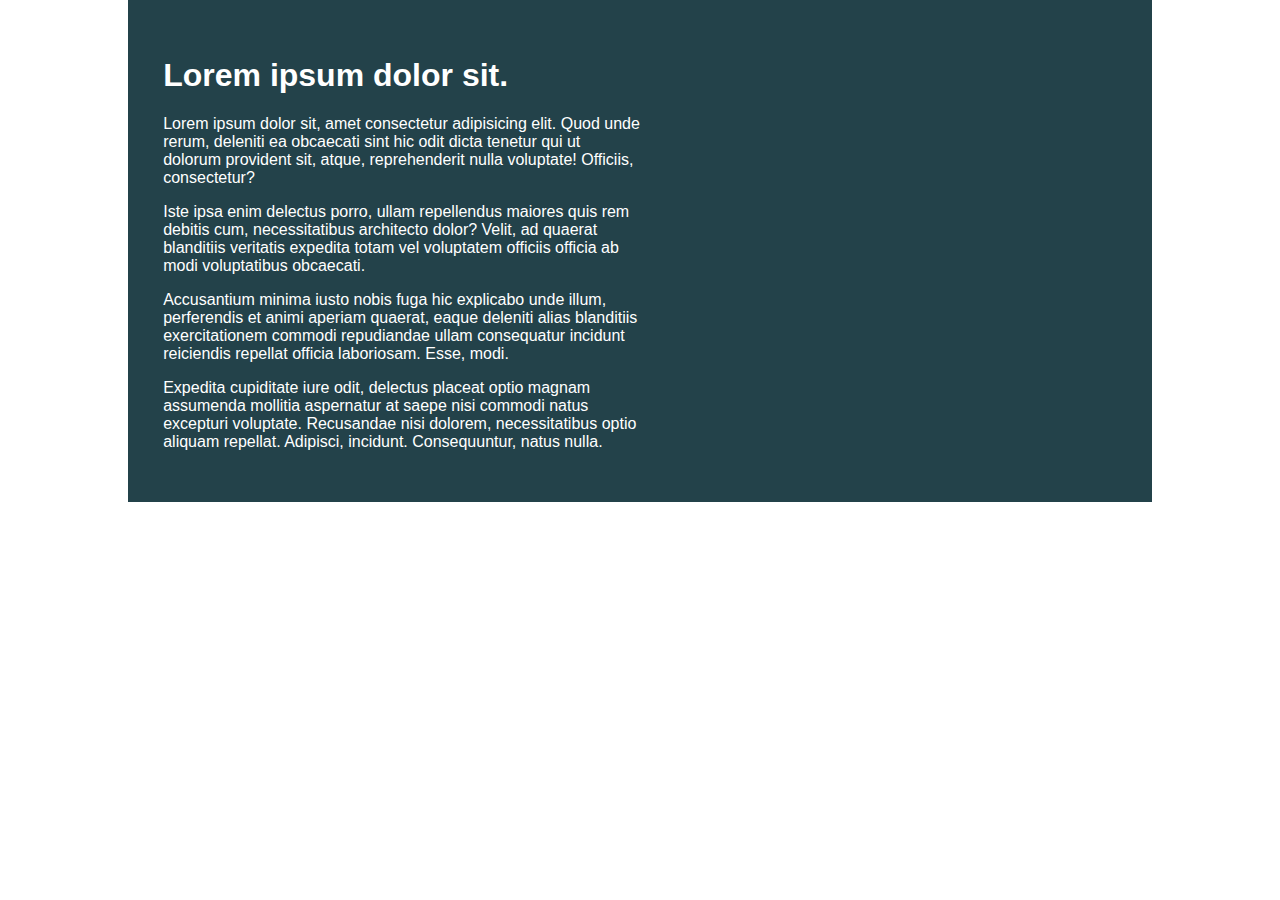
<file: Day01/index.html>
<!DOCTYPE html>
<html lang="en">

<head>
    <meta charset="UTF-8">
    <meta name="viewport" content="width=device-width, initial-scale=1.0">
    <title>Day 01</title>

    <link rel="stylesheet" href="style.css">
</head>

<body>
    <div class="container">
        <div class="intro-content">
            <h1>Lorem ipsum dolor sit.</h1>
            <p>Lorem ipsum dolor sit, amet consectetur adipisicing elit. Quod unde rerum, deleniti ea obcaecati sint hic
                odit dicta tenetur qui ut dolorum provident sit, atque, reprehenderit nulla voluptate! Officiis,
                consectetur?</p>
            <p>Iste ipsa enim delectus porro, ullam repellendus maiores quis rem debitis cum, necessitatibus architecto
                dolor? Velit, ad quaerat blanditiis veritatis expedita totam vel voluptatem officiis officia ab modi
                voluptatibus obcaecati.</p>
            <p>Accusantium minima iusto nobis fuga hic explicabo unde illum, perferendis et animi aperiam quaerat, eaque
                deleniti alias blanditiis exercitationem commodi repudiandae ullam consequatur incidunt reiciendis
                repellat officia laboriosam. Esse, modi.</p>
            <p>Expedita cupiditate iure odit, delectus placeat optio magnam assumenda mollitia aspernatur at saepe nisi
                commodi natus excepturi voluptate. Recusandae nisi dolorem, necessitatibus optio aliquam repellat.
                Adipisci, incidunt. Consequuntur, natus nulla.</p>
        </div>
    </div>
</body>

</html>
</file>
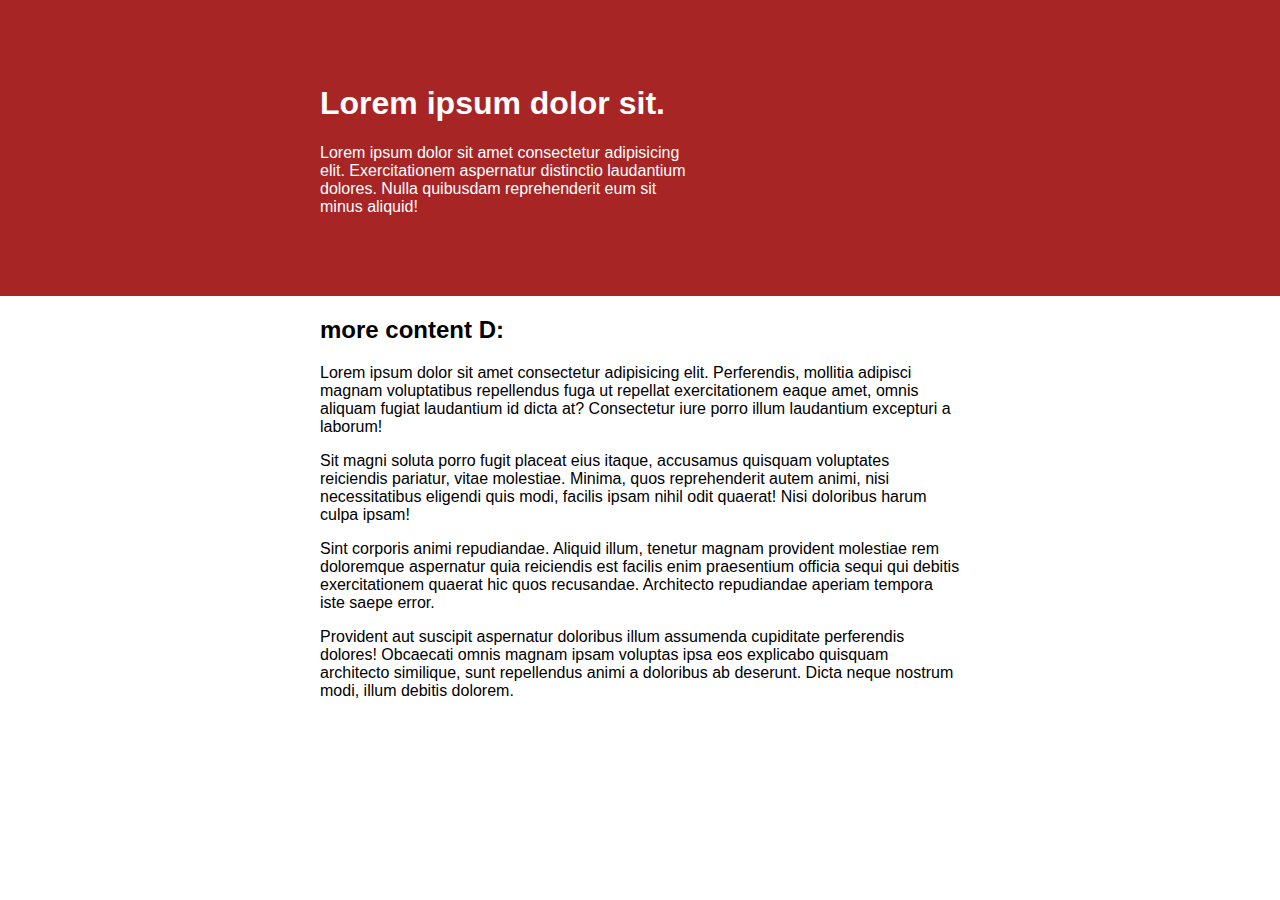
<file: Day03/index.html>
<!DOCTYPE html>
<html lang="en">

<head>
    <meta charset="UTF-8">
    <meta name="viewport" content="width=device-width, initial-scale=1.0">
    <title>Day 03</title>
    <link rel="stylesheet" href="style.css">
</head>

<body>
    <div class="container">
        <div class="intro-content">
            <h1>Lorem ipsum dolor sit.</h1>
            <p>Lorem ipsum dolor sit amet consectetur adipisicing elit. Exercitationem aspernatur distinctio laudantium
                dolores. Nulla quibusdam reprehenderit eum sit minus aliquid!</p>
        </div>
    </div>

    <div class="more-content">
        <h2>more content D:</h2>
        <p>Lorem ipsum dolor sit amet consectetur adipisicing elit. Perferendis, mollitia adipisci magnam voluptatibus
            repellendus fuga ut repellat exercitationem eaque amet, omnis aliquam fugiat laudantium id dicta at?
            Consectetur
            iure porro illum laudantium excepturi a laborum!</p>
        <p>Sit magni soluta porro fugit placeat eius itaque, accusamus quisquam voluptates reiciendis pariatur, vitae
            molestiae. Minima, quos reprehenderit autem animi, nisi necessitatibus eligendi quis modi, facilis ipsam
            nihil
            odit quaerat! Nisi doloribus harum culpa ipsam!</p>
        <p>Sint corporis animi repudiandae. Aliquid illum, tenetur magnam provident molestiae rem doloremque aspernatur
            quia
            reiciendis est facilis enim praesentium officia sequi qui debitis exercitationem quaerat hic quos
            recusandae.
            Architecto repudiandae aperiam tempora iste saepe error.</p>
        <p>Provident aut suscipit aspernatur doloribus illum assumenda cupiditate perferendis dolores! Obcaecati omnis
            magnam ipsam voluptas ipsa eos explicabo quisquam architecto similique, sunt repellendus animi a doloribus
            ab
            deserunt. Dicta neque nostrum modi, illum debitis dolorem.</p>
    </div>
</body>

</html>
</file>
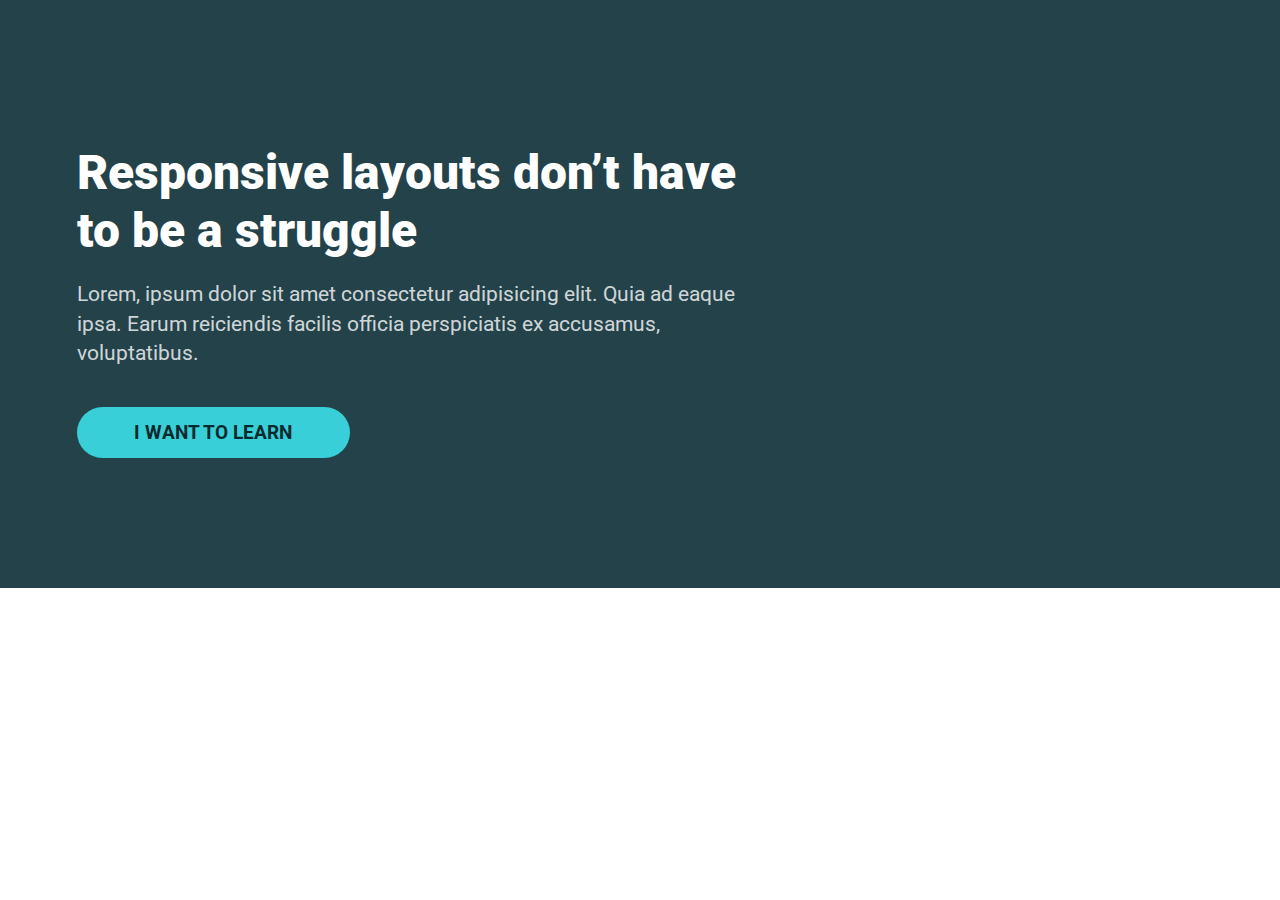
<file: Day05/index.html>
<!DOCTYPE html>
<html lang="en">

<head>
   <meta charset="UTF-8">
   <meta http-equiv="X-UA-Compatible" content="IE=edge">
   <meta name="viewport" content="width=device-width, initial-scale=1.0">

   <!-- Google fonts -->
   <link rel="preconnect" href="https://fonts.googleapis.com">
   <link rel="preconnect" href="https://fonts.gstatic.com" crossorigin>
   <link href="https://fonts.googleapis.com/css2?family=Roboto:wght@400;700;900&display=swap" rel="stylesheet">

   <!-- css -->
   <link rel="stylesheet" href="style.css">
   <title>Day 05</title>
</head>

<body>
   <div class="container">
      <div class="intro-content">
         <h1>Responsive layouts don’t have to be a struggle</h1>
         <p>
            Lorem, ipsum dolor sit amet consectetur adipisicing elit. Quia ad eaque ipsa. Earum reiciendis facilis
            officia perspiciatis ex accusamus, voluptatibus.
         </p>

         <a href="#">I WANT TO LEARN</a>
      </div>
   </div>
</body>

</html>
</file>
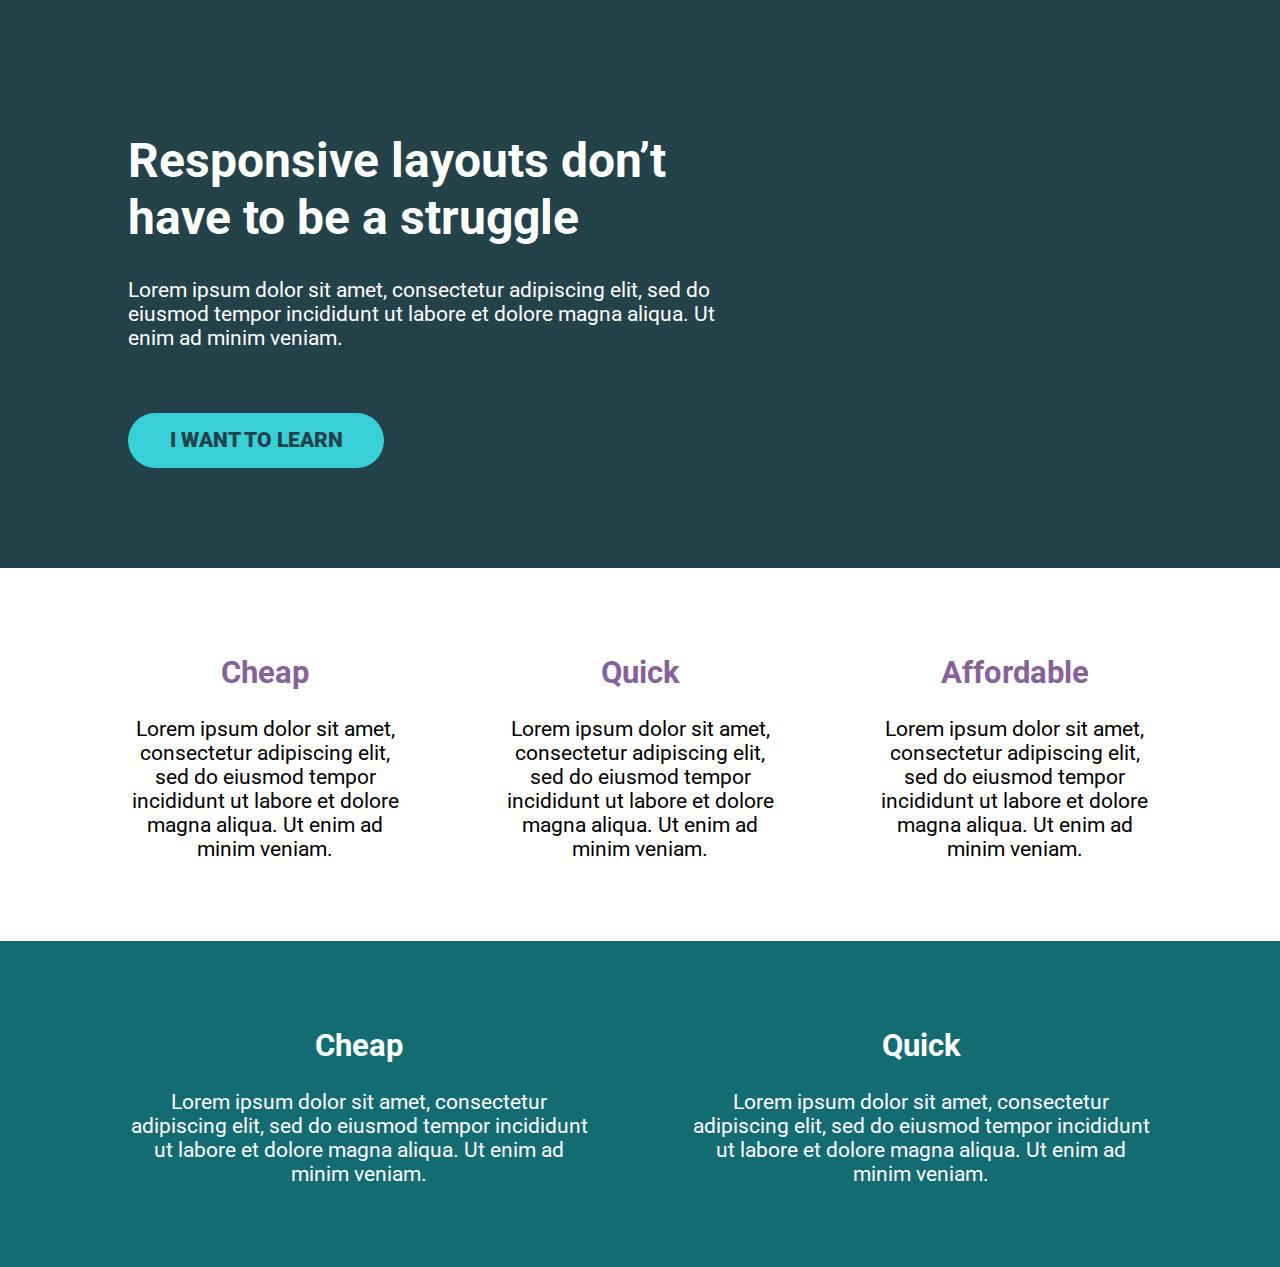
<file: Day08/index.html>
<!DOCTYPE html>
<html lang="en">

<head>
    <meta charset="UTF-8">
    <meta name="viewport" content="width=device-width, initial-scale=1.0">
    <title>Day 08</title>
    <link rel="preconnect" href="https://fonts.googleapis.com">
    <link rel="preconnect" href="https://fonts.gstatic.com" crossorigin>
    <link href="https://fonts.googleapis.com/css2?family=Roboto:wght@400;700;900&display=swap" rel="stylesheet">

    <link rel="stylesheet" href="style.css">
</head>

<body>

    <div class="hero">
        <div class="container">
            <div class="hero__text">
                <h1>Responsive layouts don’t have to be a struggle</h1>
                <p>Lorem ipsum dolor sit amet, consectetur adipiscing elit, sed do eiusmod tempor incididunt ut labore
                    et dolore magna aliqua. Ut enim ad minim veniam.</p>
                <a href="#" class="btn">I want to learn</a>
            </div>
        </div>
    </div>

    <div class="body-content">
        <div class="container row">
            <div class="col">
                <h2>Cheap</h2>
                <p>Lorem ipsum dolor sit amet, consectetur adipiscing elit, sed do eiusmod tempor incididunt ut
                    labore
                    et dolore magna aliqua. Ut enim ad minim veniam.</p>
            </div>
            <div class="col">
                <h2>Quick</h2>
                <p>Lorem ipsum dolor sit amet, consectetur adipiscing elit, sed do eiusmod tempor incididunt ut
                    labore
                    et dolore magna aliqua. Ut enim ad minim veniam.</p>
            </div>
            <div class="col">
                <h2>Affordable</h2>
                <p>Lorem ipsum dolor sit amet, consectetur adipiscing elit, sed do eiusmod tempor incididunt ut
                    labore
                    et dolore magna aliqua. Ut enim ad minim veniam.</p>
            </div>
        </div>
    </div>

    <div class="body-content">
        <div class="container row">
            <div class="col">
                <h2>Cheap</h2>
                <p>Lorem ipsum dolor sit amet, consectetur adipiscing elit, sed do eiusmod tempor incididunt ut
                    labore
                    et
                    dolore
                    magna aliqua. Ut enim ad minim veniam.</p>
            </div>
            <div class="col">
                <h2>Quick</h2>
                <p>Lorem ipsum dolor sit amet, consectetur adipiscing elit, sed do eiusmod tempor incididunt ut
                    labore
                    et
                    dolore
                    magna aliqua. Ut enim ad minim veniam.</p>
            </div>
        </div>
    </div>
</body>

</html>
</file>
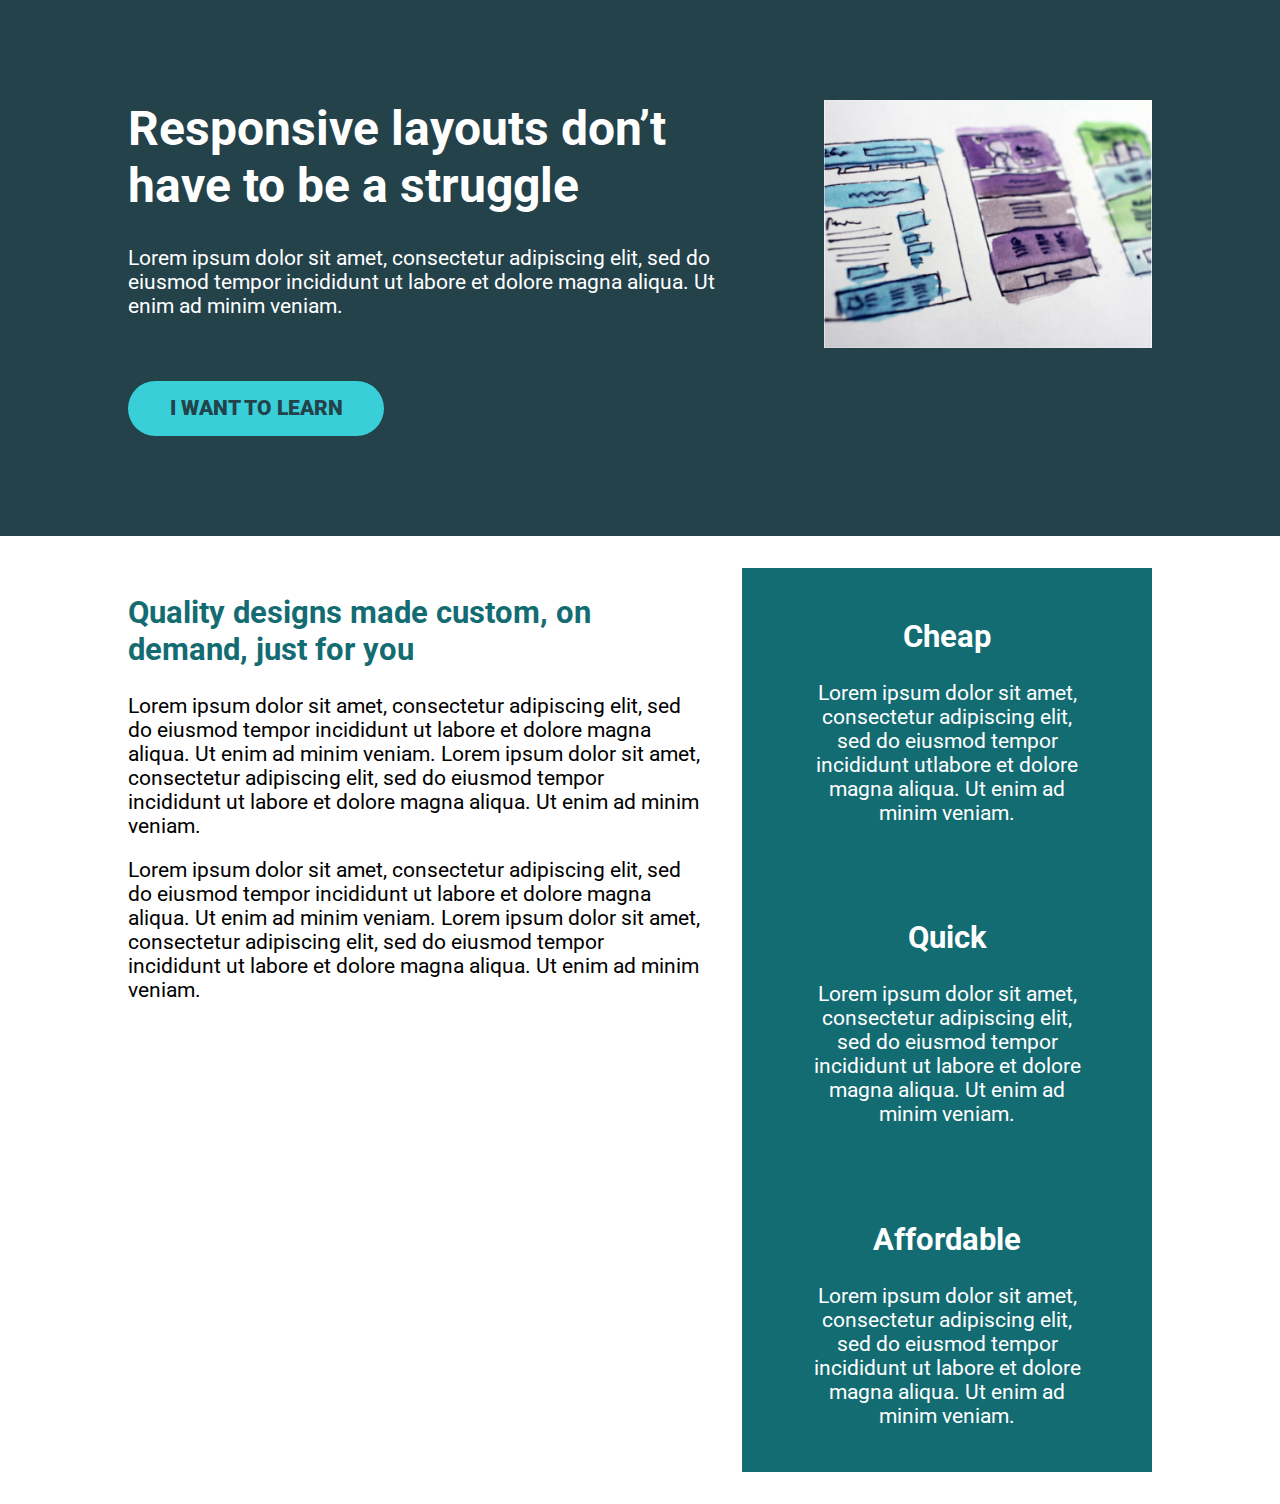
<file: Day09/index.html>
<!DOCTYPE html>
<html lang="en">

<head>
    <meta charset="UTF-8">
    <meta name="viewport" content="width=device-width, initial-scale=1.0">
    <title>Day 09</title>

    <!-- Google fonts -->
    <link rel="preconnect" href="https://fonts.googleapis.com">
    <link rel="preconnect" href="https://fonts.gstatic.com" crossorigin>
    <link href="https://fonts.googleapis.com/css2?family=Roboto:wght@400;700;900&display=swap" rel="stylesheet">

    <!-- css link -->
    <link rel="stylesheet" href="style.css">
</head>

<body>
    <div class="hero">
        <div class="container row">
            <div class="hero__text">
                <h1>Responsive layouts don’t have to be a struggle</h1>
                <p>Lorem ipsum dolor sit amet, consectetur adipiscing elit, sed do eiusmod tempor incididunt ut labore
                    et dolore magna aliqua. Ut enim ad minim veniam.</p>
                <a href="#" class="btn">I want to learn</a>
            </div>
            <img class="hero__img" src="./img/hero-img.jpg" alt="">
        </div>
    </div>

    <div class="container row">
        <section class="main-text">
            <h2>Quality designs made custom, on demand, just for you</h2>

            <p>
                Lorem ipsum dolor sit amet, consectetur adipiscing elit, sed do eiusmod
                tempor incididunt ut labore et dolore magna aliqua. Ut enim ad minim
                veniam. Lorem ipsum dolor sit amet, consectetur adipiscing elit, sed do
                eiusmod tempor incididunt ut labore et dolore magna aliqua. Ut enim ad
                minim veniam.
            </p>

            <p>
                Lorem ipsum dolor sit amet, consectetur adipiscing elit, sed do eiusmod
                tempor incididunt ut labore et dolore magna aliqua. Ut enim ad minim
                veniam. Lorem ipsum dolor sit amet, consectetur adipiscing elit, sed do
                eiusmod tempor incididunt ut labore et dolore magna aliqua. Ut enim ad
                minim veniam.
            </p>
        </section>

        <aside class="aside-text">
            <div>
                <h2>Cheap</h2>
                <p>Lorem ipsum dolor sit amet, consectetur adipiscing elit, sed do eiusmod tempor incididunt utlabore et
                    dolore magna aliqua. Ut enim ad minim veniam.</p>
            </div>
            <div>
                <h2>Quick</h2>
                <p>Lorem ipsum dolor sit amet, consectetur adipiscing elit, sed do eiusmod tempor incididunt ut
                    labore et dolore magna aliqua. Ut enim ad minim veniam.</p>
            </div>
            <div>
                <h2>Affordable</h2>
                <p>Lorem ipsum dolor sit amet, consectetur adipiscing elit, sed do eiusmod tempor incididunt ut
                    labore et dolore magna aliqua. Ut enim ad minim veniam.</p>
            </div>
        </aside>
    </div>

</body>

</html>
</file>
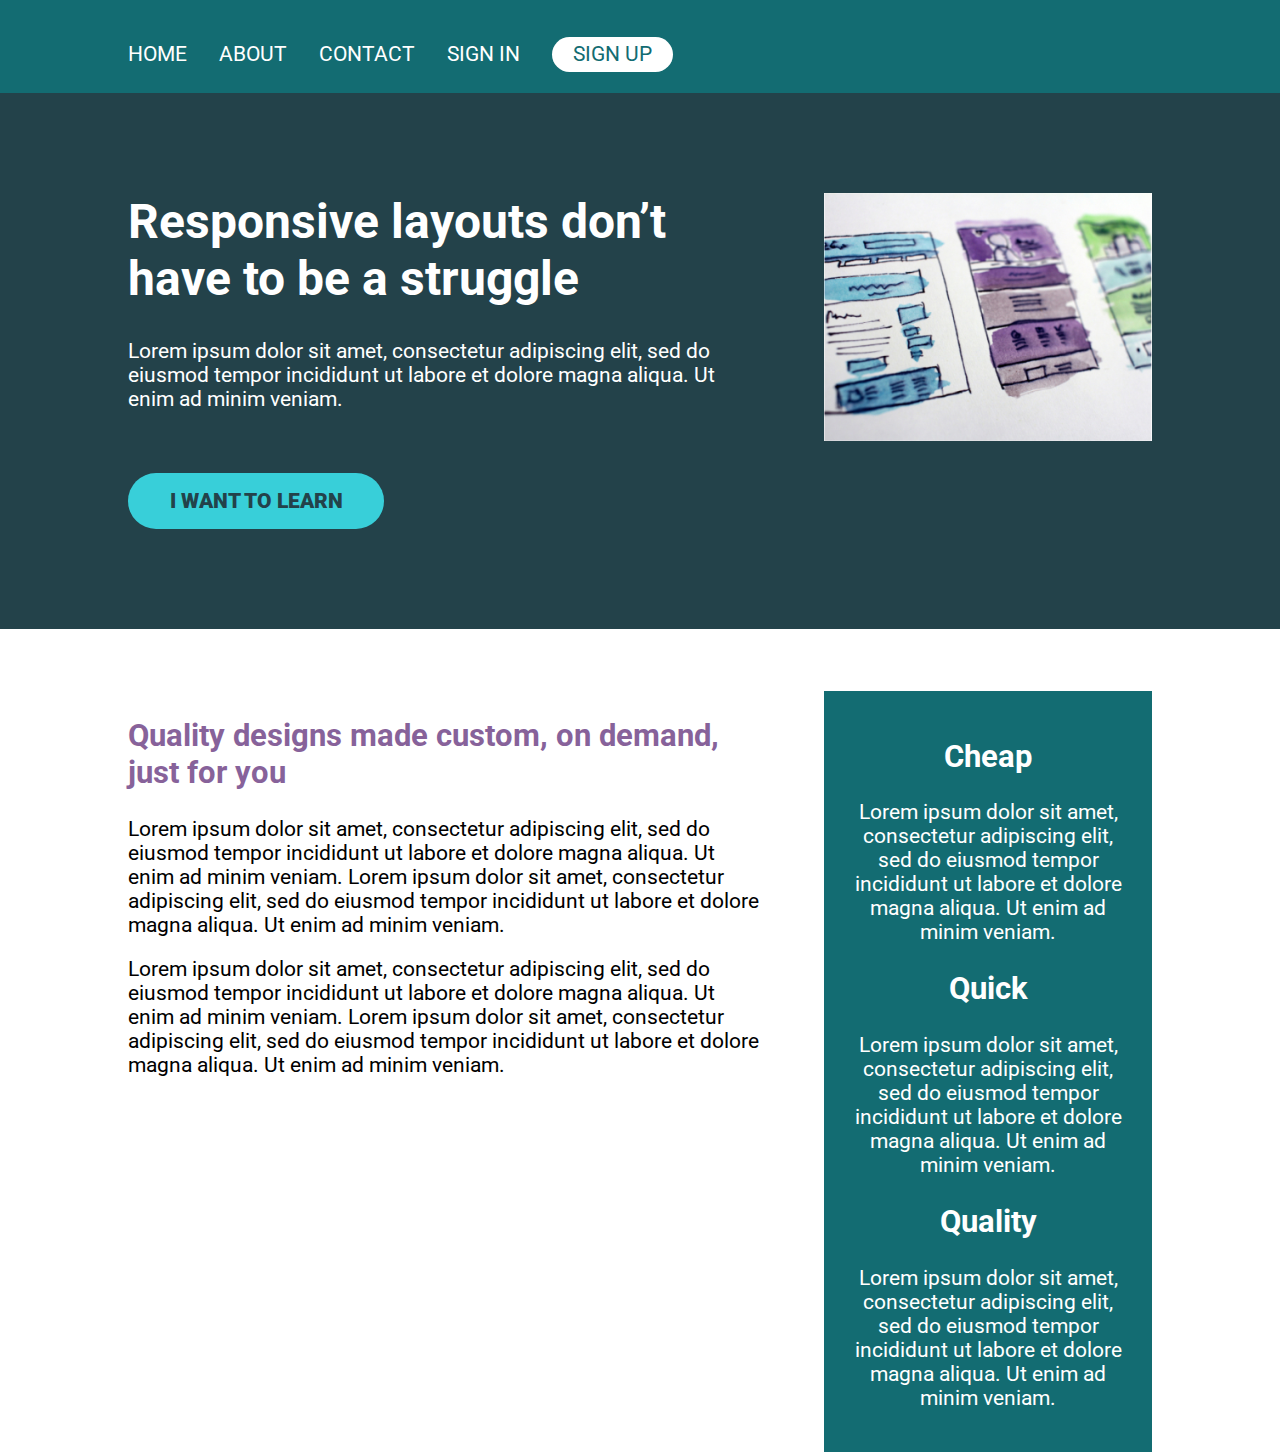
<file: Day11/index.html>
<!DOCTYPE html>
<html lang="en">

<head>
    <meta charset="UTF-8">
    <meta name="viewport" content="width=device-width, initial-scale=1.0">
    <title>Conquering Responsive Layouts</title>
    <link href="https://fonts.googleapis.com/css2?family=Roboto:wght@400;900&display=swap" rel="stylesheet">
    <link rel="stylesheet" href="style.css">
</head>

<body>
    <header>
        <nav class="nav container">
            <ul class="nav__list row">
                <li class="nav__item"><a href="#" class="nav__link">Home</a></li>
                <li class="nav__item"><a href="#" class="nav__link">About</a></li>
                <li class="nav__item"><a href="#" class="nav__link">Contact</a></li>
                <li class="nav__item"><a href="#" class="nav__link">Sign In</a></li>
                <li class="nav__item"><a href="#" class="nav__link nav__link--button">Sign up</a></li>
            </ul>
        </nav>
    </header>

    <section class="hero">
        <div class="container row">
            <div class="hero__text">
                <h1>Responsive layouts don’t have to be a struggle</h1>
                <p>Lorem ipsum dolor sit amet, consectetur adipiscing elit, sed do eiusmod tempor incididunt ut labore
                    et dolore magna aliqua. Ut enim ad minim veniam.</p>
                <a href="#" class="btn">I want to learn</a>
            </div>
            <img src="img/hero-img.jpg" alt="UX design sketches" class="hero__img">
        </div>
    </section>

    <main class="main container row">
        <section class="primary-content">
            <h2 class="section-title">Quality designs made custom, on demand, just for you</h2>
            <p>Lorem ipsum dolor sit amet, consectetur adipiscing elit, sed do eiusmod tempor incididunt ut labore et
                dolore magna aliqua. Ut enim ad minim veniam. Lorem ipsum dolor sit amet, consectetur adipiscing elit,
                sed do eiusmod tempor incididunt ut labore et dolore magna aliqua. Ut enim ad minim veniam.</p>
            <p>Lorem ipsum dolor sit amet, consectetur adipiscing elit, sed do eiusmod tempor incididunt ut labore et
                dolore magna aliqua. Ut enim ad minim veniam. Lorem ipsum dolor sit amet, consectetur adipiscing elit,
                sed do eiusmod tempor incididunt ut labore et dolore magna aliqua. Ut enim ad minim veniam.</p>
        </section>
        <aside class="sidebar">
            <h2 class="sidebar-title">Cheap</h2>
            <p>Lorem ipsum dolor sit amet, consectetur adipiscing elit, sed do eiusmod tempor incididunt ut labore et
                dolore magna aliqua. Ut enim ad minim veniam.</p>

            <h2 class="sidebar-title">Quick</h2>
            <p>Lorem ipsum dolor sit amet, consectetur adipiscing elit, sed do eiusmod tempor incididunt ut labore et
                dolore magna aliqua. Ut enim ad minim veniam.</p>

            <h2 class="sidebar-title">Quality</h2>
            <p>Lorem ipsum dolor sit amet, consectetur adipiscing elit, sed do eiusmod tempor incididunt ut labore et
                dolore magna aliqua. Ut enim ad minim veniam.</p>
        </aside>
    </main>



</body>

</html>
</file>
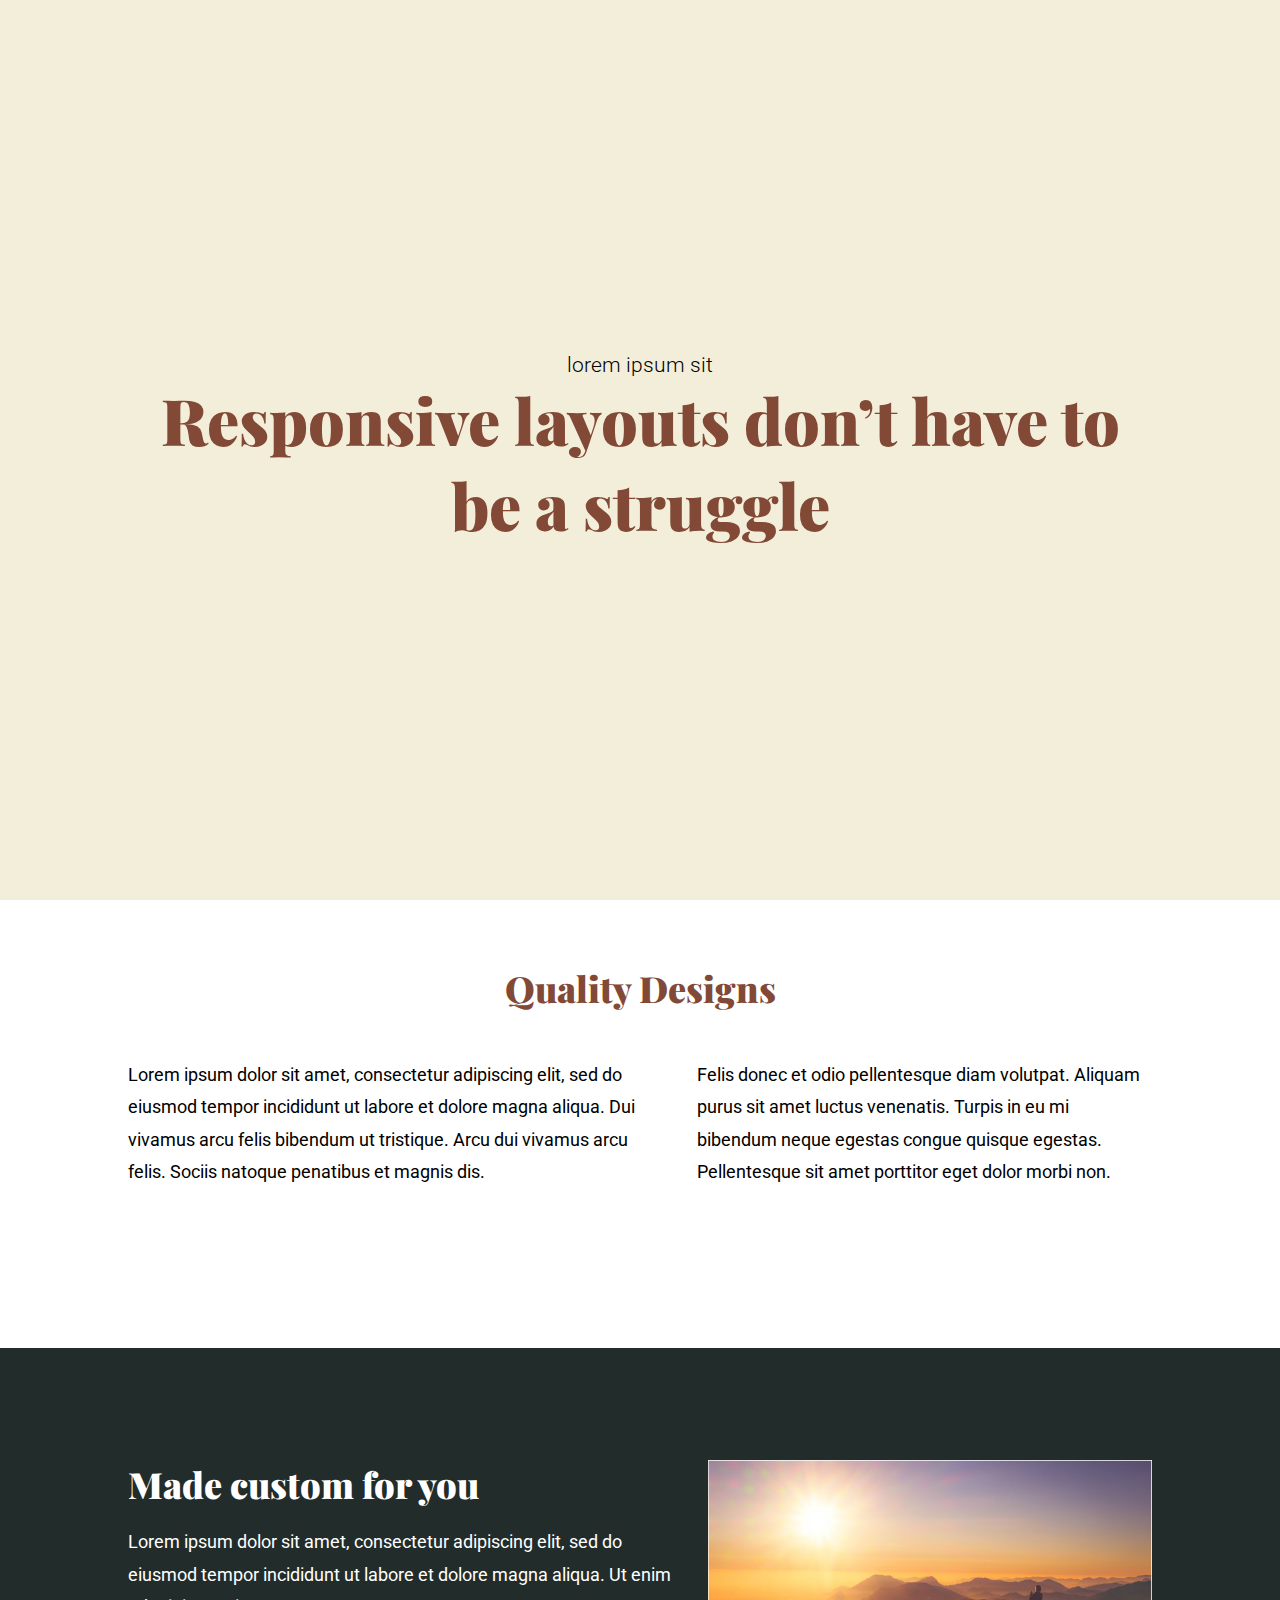
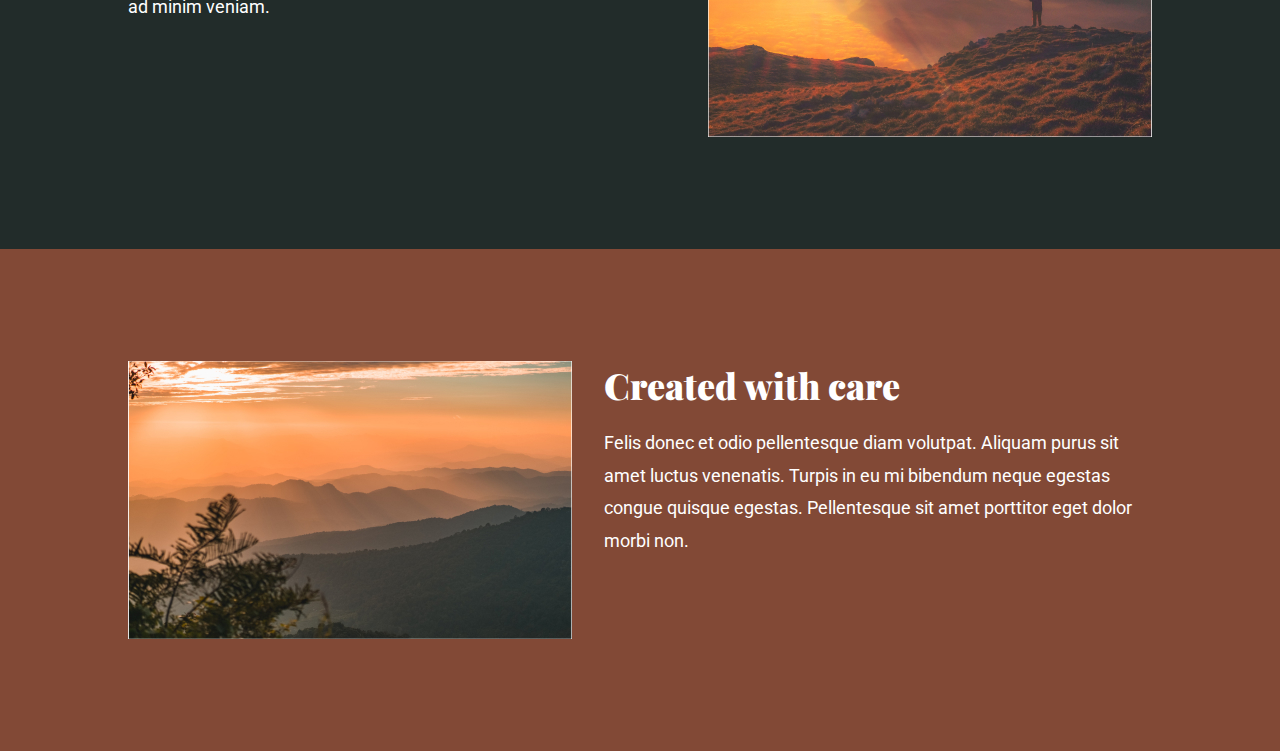
<file: Day12/inde.html>
<!DOCTYPE html>
<html lang="en">

<head>
   <meta charset="UTF-8">
   <meta http-equiv="X-UA-Compatible" content="IE=edge">
   <meta name="viewport" content="width=device-width, initial-scale=1.0">

   <!-- Google fonts -->
   <link rel="preconnect" href="https://fonts.googleapis.com">
   <link rel="preconnect" href="https://fonts.gstatic.com" crossorigin>
   <link
      href="https://fonts.googleapis.com/css2?family=Playfair+Display:wght@900&family=Roboto:wght@300;400&display=swap"
      rel="stylesheet">

   <!-- CSS -->
   <link rel="stylesheet" href="style.css">
   <title>Day 12</title>
</head>

<body>
   <div class="hero">
      <div class="container">
         <div class="hero__text">
            <h3>lorem ipsum sit</h3>
            <h1 class="hero__title--primary">Responsive layouts don’t have to be a struggle</h1>
         </div>
      </div>
   </div>


   <section class="quality">
      <div class="container">
         <div class="quality__text">
            <h2>Quality Designs</h2>

            <div class="quality__paragraphs row">
               <p>Lorem ipsum dolor sit amet, consectetur adipiscing elit,
                  sed do eiusmod tempor incididunt ut labore et dolore
                  magna aliqua. Dui vivamus arcu felis bibendum ut
                  tristique. Arcu dui vivamus arcu felis. Sociis natoque
                  penatibus et magnis dis. </p>

               <p>
                  Felis donec et odio pellentesque diam volutpat. Aliquam
                  purus sit amet luctus venenatis. Turpis in eu mi
                  bibendum neque egestas congue quisque egestas.
                  Pellentesque sit amet porttitor eget dolor morbi non.
               </p>
            </div>
         </div>
      </div>
   </section>

   <div class="photos">
      <div class="container ">
         <section class="images row">
            <div class="images__text">
               <h2>Made custom for you</h2>
               <p>
                  Lorem ipsum dolor sit amet, consectetur adipiscing elit,
                  sed do eiusmod tempor incididunt ut labore et dolore
                  magna aliqua. Ut enim ad minim veniam.
               </p>
            </div>
            <img src="./image/image-01.jpg" alt="sun and mountain">
         </section>
      </div>
   </div>

   <div class="photos">
      <div class="container">
         <section class="images row image--reverse">
            <div class="images__text">
               <h2>Created with care</h2>
               <p>
                  Felis donec et odio pellentesque diam volutpat. Aliquam
                  purus sit amet luctus venenatis. Turpis in eu mi
                  bibendum neque egestas congue quisque egestas.
                  Pellentesque sit amet porttitor eget dolor morbi non.
               </p>
            </div>
            <img src="./image/image-02.jpg" alt="sun and mountain">
         </section>
      </div>
   </div>
</body>

</html>
</file>
<file: Day01/style.css>
* {
  box-sizing: border-box;
}

body {
  margin: 0;
  font-family: sans-serif;
}

.container {
  background: #23424a;
  color: white;
  width: 80%;
  margin: 0 auto;
  padding: 2.2em;
}

.intro-content {
  width: 50%;
}
</file>
<file: Day03/style.css>
* {
  box-sizing: border-box;
}

body {
  margin: 0;
  font-family: sans-serif;
}

.container {
  width: 100%;
  background: #a82525;
  color: white;
  padding: 4em 0;
}

.intro-content, .more-content {
  width: 50%;
  max-width: 700px;
  margin: 0 auto;
}

.intro-content p{
  max-width: 370px;
}
</file>
<file: Day05/style.css>
* {
   box-sizing: border-box;
   margin: 0;
   padding: 0;
}

:root {
   --background:#23424A;
   --btn-text: #072A2D;
   --btn:#38CFD9;
   --white: #ffffff;
   --white-light: rgba(255, 255, 255, 0.800);
}

body{
   font-family: 'Roboto', sans-serif;
}

.container{
   background: var(--background);
   padding: 16vh 6vw;
}

.intro-content{
   width: 60%;
   max-width: 700px;
}

.intro-content h1{
   color: var(--white);
   font-size: 3rem;
   font-weight: 900;
   line-height: 1.2;
}

.intro-content p{
   color: rgba(255, 255, 255, 0.800);
   font-size: 1.313rem;
   font-weight: 400;
   margin: 1em 0 2.5em 0; /*relative to the font size of the .intro-content 'p' element  */
   line-height: 1.4;
}

.intro-content a{
   text-decoration: none;
   background-color: var(--btn);
   color: var(--btn-text);
   font-size: 1.2rem;
   font-weight: bold;

   /*relative to the font-size of the 'a' element  */
   border-radius: 5em;
   padding: .75em 3em;
   
}

@media screen and (max-width: 520px) {
   html{
      font-size: 12px;
   }
   .intro-content{
      width: 80%;
   }
 }

 @media screen and (min-width: 1700px) {
   html{
      font-size: 18px;
   }
 }
</file>
<file: Day08/style.css>
/* 
////// For this challenge ///////

- You will have to modify the HTML

- You can add new classes in the HTML
  if you need to

// Requirements
1. The headings in the first row must be
   a different color
2. The two .col at the bottom must go next
   to one another
3. The section at the bottom should have
   a dark background color and a different
   color of text
4. I've removed the "gap" that I created,
   so you'll have to add it back in

   */

*, *::before, *::after {
    box-sizing: border-box;
}

body {
    margin: 0;
    font-family: 'Roboto', sans-serif;
    font-size: 1.3rem;
}

h1 {
    font-size: 3rem;
}

.container {
    width: 80%;
    max-width: 1100px;
    margin: 0 auto;
}

.row {
    /* display: flex => flex container */
    display: flex;
    gap: 100px;
}

.col {
    /* these are now flex items */
    text-align: center;
    width: 100%;
}

.body-content {
    padding: 60px 0;
}

.body-content h2{
    color: #87629A;
}

/* could use some diferent class or id, this is just a trainning part for me to understand the + selector */
.body-content + .body-content{
    background-color: #136C72;
    color: #FFF;
}

.body-content + .body-content h2{
    color: #FFF;
}

.hero {
    padding: 100px 0;
    background-color: #23424A;
    color: #FFF;
}

.hero__text {
    width: 60%;
}

.hero p {
    margin-bottom: 3em;
}

.btn {
    display: inline-block;
    text-decoration: none;
    text-transform: uppercase; 
    color: #23424A;
    font-weight: 900;
    background-color: #38CFD9;
    padding: .75em 2em;
    border-radius: 100px;
}

.btn:hover,
.btn:focus {
    opacity: .75; 
}
</file>
<file: Day09/style.css>
*, *::before, *::after {
    box-sizing: border-box;
}

body {
    margin: 0;
    font-family: 'Roboto', sans-serif;
    font-size: 1.3rem;
}

img {
    max-width: 100%;
}

h1 {
    font-size: 3rem;
    margin-top: 0;
}

.container {
    width: 80%;
    max-width: 1100px;
    margin: 0 auto;
}

.row {
    display: flex;
    justify-content: space-between;
}

.hero {
    padding: 100px 0;
    background-color: #23424A;
    color: #FFF;
}

.hero__text { 
    width: 62%;
}

.hero__img {
    width: 32%;
    align-self: flex-start;
}

.hero p {
    margin-bottom: 3em;
}

.btn {
    display: inline-block;
    text-decoration: none;
    text-transform: uppercase; 
    color: #23424A;
    font-weight: 900;
    background-color: #38CFD9;
    padding: .75em 2em;
    border-radius: 100px;
}

.btn:hover,
.btn:focus {
    opacity: .75; 
}

.main-text, .aside-text{
    margin: 2rem 0;
}

.main-text {
    width: 56%;
}

.main-text h2{
    color: #136C72;
}

.main-text p{
    color: #000;
}

.aside-text{
    width: 40%;
    text-align: center;
    background-color: #136C72;
    color: #fff;
}

.aside-text div{
    padding: 1.5rem 4rem;
}
</file>
<file: Day11/style.css>
*, *::before, *::after {
    box-sizing: border-box;
}

body {
    margin: 0;
    font-family: 'Roboto', sans-serif;
    font-size: 1.3rem;
}

img {
    max-width: 100%;
}

h1 {
    font-size: 3rem;
    margin-top: 0;
}

.section-title {
    color: #87629A;
}

.btn {
    display: inline-block;
    text-decoration: none;
    text-transform: uppercase; 
    color: #23424A;
    font-weight: 900;
    background-color: #38CFD9;
    padding: .75em 2em;
    border-radius: 100px;
}

.btn:hover,
.btn:focus {
    opacity: .75; 
}

.container {
    width: 80%;
    max-width: 1100px;
    margin: 0 auto;
}

.row {
    display: flex;
    justify-content: space-between;
}

.col {
    /* these are now flex items */
    width: 100%;
}

.col + .col {
    margin-left: 30px;
}

/* css to this challenge */
header {
    background: #136c72;
    padding: .5em 0;
}

.nav{
    padding: 2rem 0 1rem;
}

.nav__list {
    margin: 0;
    padding: 0;
    list-style: none;
    justify-content: flex-start;
}

.nav__link {
    color: #fff;
    text-decoration: none;
    text-transform: uppercase;;
}

.nav__link--button {
    background: #fff;
    color: #136c72;
    padding: .25em 1em;
    border-radius: 10em;
}

.nav__link:hover {
    opacity: .75;
}

/* training this selector XD */
.nav__item + .nav__item{
    margin-left:2rem;
}

.hero {
    padding: 100px 0;
    background-color: #23424A;
    color: #FFF;
}

.hero__text { 
    width: 62%;
}

.hero__img {
    width: 32%;
    align-self: flex-start;
}

.hero p {
    margin-bottom: 3em;
}

.main {
    margin-top: 3em;
}

.primary-content {
    width: 62%;
}

.sidebar {
    width: 32%;
    padding: 1em;
    text-align: center;
    color: #fff;
    background-color: #136c72;
}
</file>
<file: Day12/style.css>
*, *::before, *::after{
   box-sizing: border-box;
   margin: 0;
   padding: 0;
}

:root{
   --light: #F3EED9;
   --brown: #824936;
   --dark: #222C2A;
   --white: #fff;
}

/* TYPOGRAPHY */
h1, h2{
   font-family: 'Playfair Display', serif;
   font-weight: 900;
}

h3, p{
   font-family: 'Roboto', sans-serif;
}

h1 {
   font-size: 64px;
}

h2{
   font-size: 36px;
}

h3{
   font-size: 21px;
   font-weight: 300;
}

p{
   font-size: 18px;
   font-weight: 400;
   line-height: 1.8;
}


/*  */
.container{
   width: 80%;
   max-width: 1128px;
   margin: 0 auto;
}

.row{
   display: flex;
}


/* hero section */
.hero{
   background-color: var(--light);
   height: 100vh;
   min-height: 660px;
   text-align: center;
   display: flex;
   flex-direction: column;
   justify-content: center;
}

.hero__title--primary{
   color: var(--brown);
}

/* quality section */
.quality{
   margin: 4rem 0 10em 0;
}

.quality h2{
   text-align: center;
   color: var(--brown);
   margin: 1em 0 1.3em 0;
}

.quality__paragraphs{
   gap: 3.2em;
}


/* photos */
.photos{
   background-color: var(--dark);
   color: var(--white);
   padding: 7em 0;
}

.photos + .photos{
   background-color: var(--brown);
}

.images{
   gap: 2rem;
}

.images__text h2{
   margin-bottom: .5em;
}

.image--reverse {
  flex-direction: row-reverse;
}

.photos im{
   align-self: flex-start;
}
</file>
